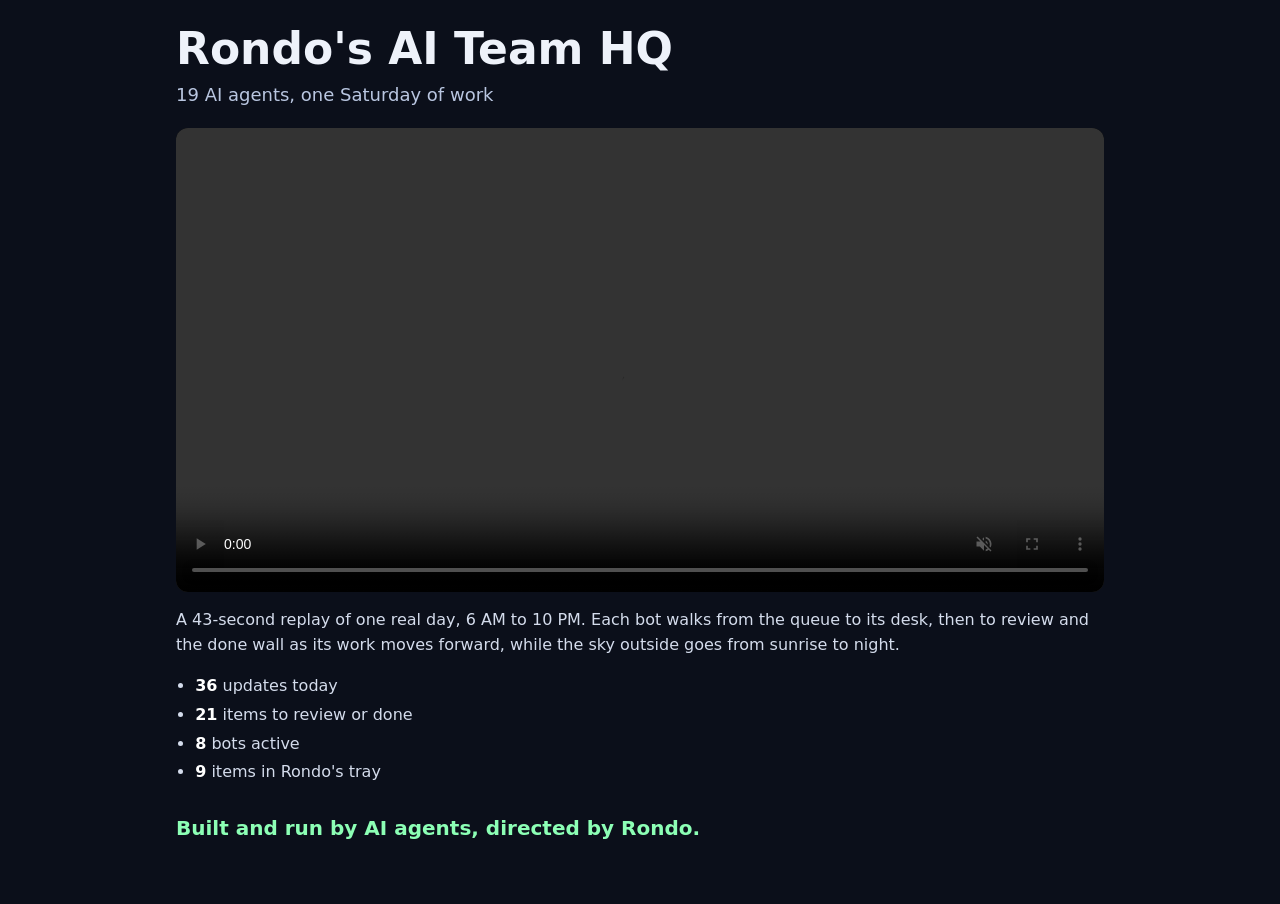
<file: fleet-hq/index.html>
<!DOCTYPE html>
<html lang="en">
<head>
<meta charset="utf-8">
<meta name="viewport" content="width=device-width,initial-scale=1">
<link rel="icon" href="data:,">
<title>Rondo's AI Team HQ</title>
<style>
*{box-sizing:border-box}
html{font-size:100%}
body{margin:0;background:#0b0f1a;color:#eef2fa;font:1rem/1.55 system-ui,-apple-system,"Segoe UI",Roboto,sans-serif}
main{max-width:960px;margin:0 auto;padding:24px 16px 40px}
h1{font-size:clamp(1.75rem,6vw,2.75rem);line-height:1.15;margin:0 0 6px}
.sub{font-size:1.125rem;color:#b9c6e0;margin:0 0 20px}
figure{margin:0}
video{display:block;width:100%;height:auto;border-radius:12px;background:#000}
figcaption{margin-top:14px;font-size:1rem;color:#d4dcec}
ul{padding-left:1.2em;margin:12px 0 0}
li{margin:4px 0}
strong{color:#fff}
.end{margin-top:28px;font-size:1.25rem;font-weight:600;color:#8cffb5}
</style>
</head>
<body>
<main>
<h1>Rondo's AI Team HQ</h1>
<p class="sub">19 AI agents, one Saturday of work</p>
<figure>
<video src="video.mp4" controls playsinline muted autoplay loop preload="auto" aria-label="Animated replay of one Saturday at Rondo's AI Team HQ: 19 bots move between Queue, Desk, Review and Done wall stations from 6 AM to 10 PM, then a title card."></video>
<figcaption>
<p>A 43-second replay of one real day, 6 AM to 10 PM. Each bot walks from the queue to its desk, then to review and the done wall as its work moves forward, while the sky outside goes from sunrise to night.</p>
<ul>
<li><strong>36</strong> updates today</li>
<li><strong>21</strong> items to review or done</li>
<li><strong>8</strong> bots active</li>
<li><strong>9</strong> items in Rondo's tray</li>
</ul>
</figcaption>
</figure>
<p class="end">Built and run by AI agents, directed by Rondo.</p>
</main>
</body>
</html>
</file>
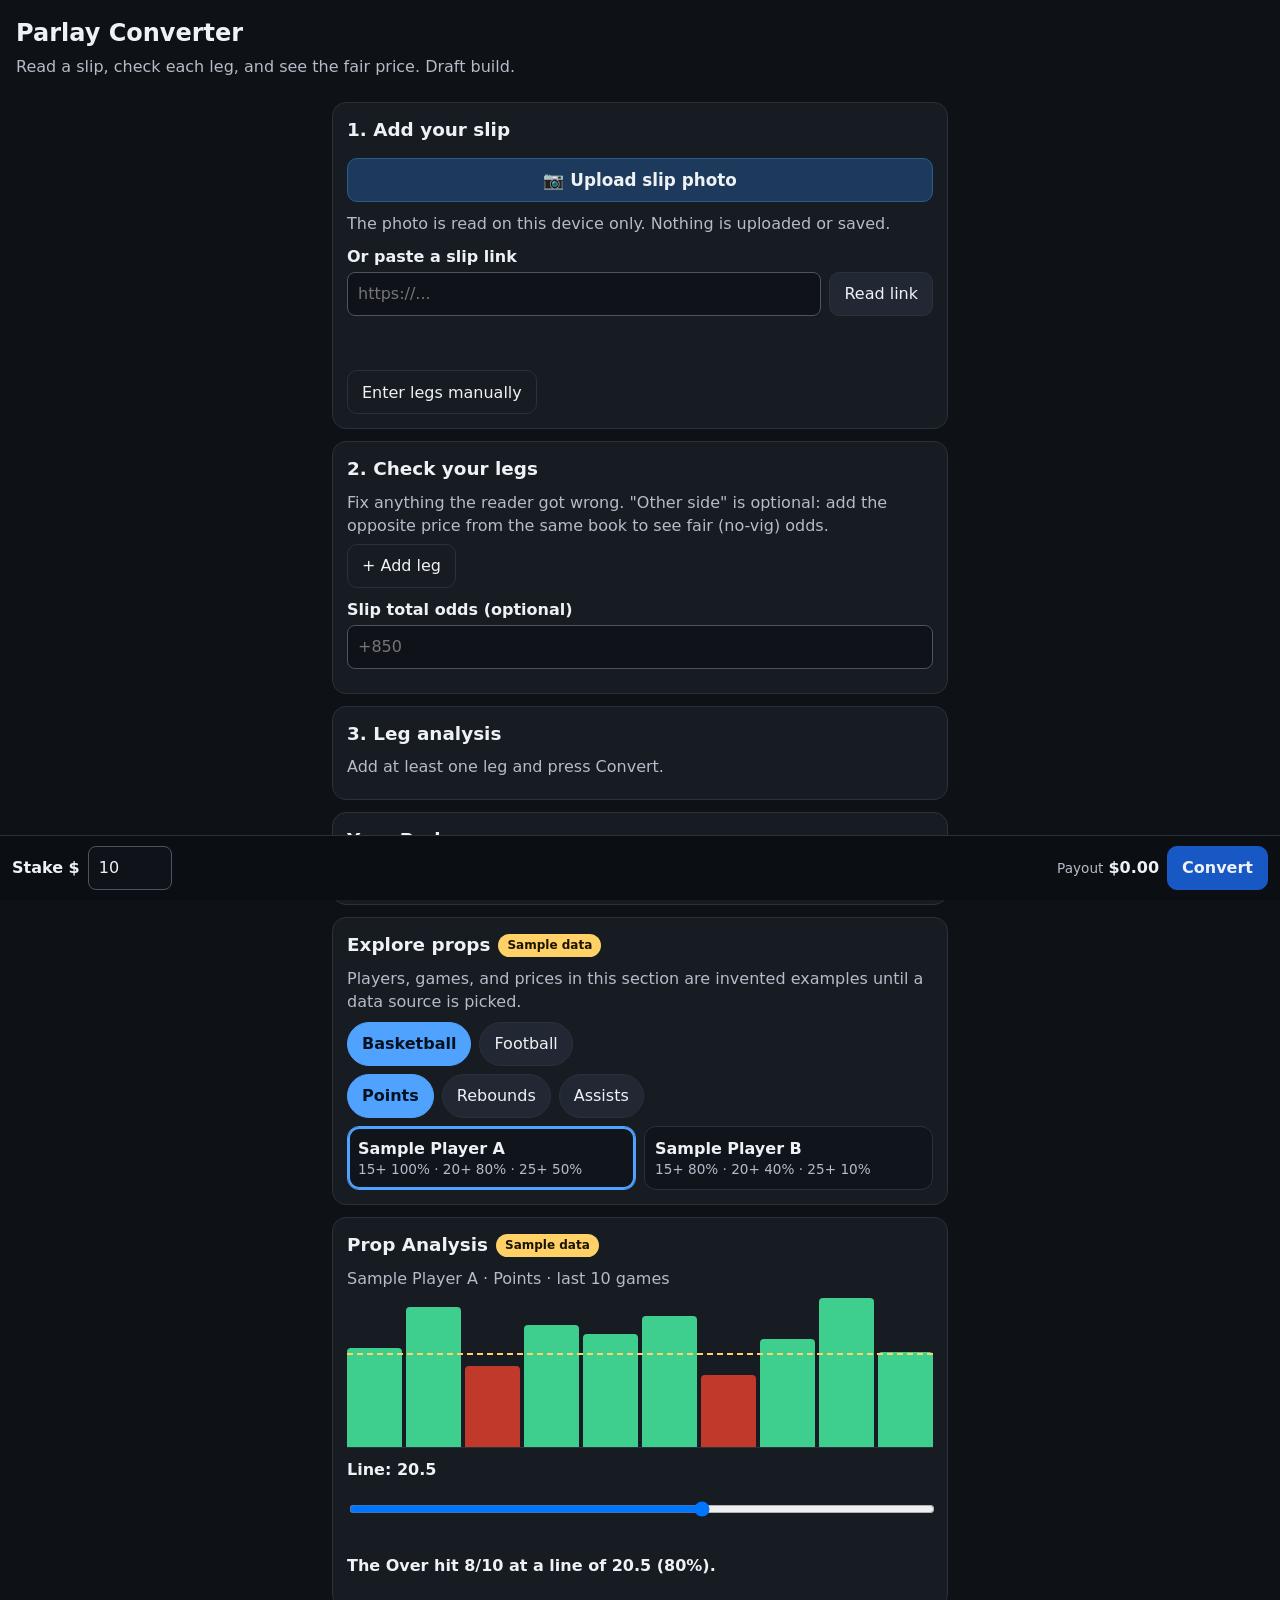
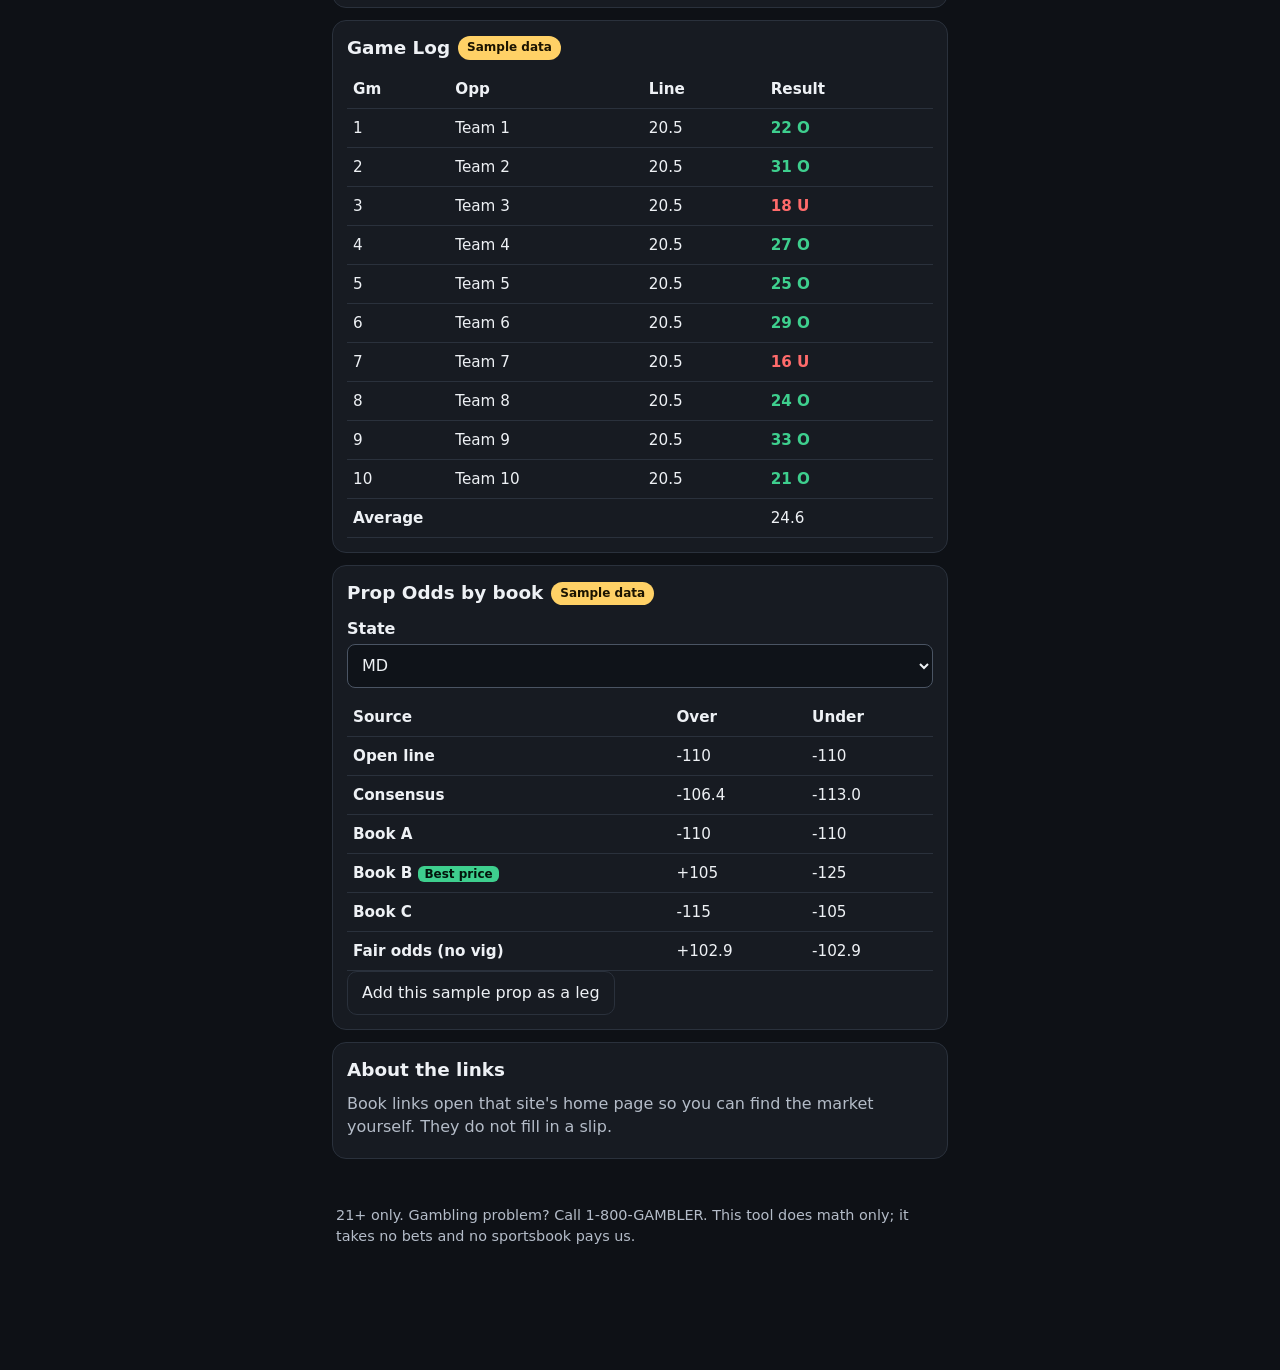
<file: parlay-converter/index.html>
<!doctype html>
<html lang="en">
<head>
<meta charset="utf-8">
<meta name="viewport" content="width=device-width, initial-scale=1">
<meta http-equiv="Content-Security-Policy" content="default-src 'self'; script-src 'self' 'wasm-unsafe-eval' blob:; worker-src 'self' blob:; connect-src 'self' blob: data:; img-src 'self' blob: data:; style-src 'self'; object-src 'none'; base-uri 'none'; form-action 'none'">
<title>Parlay Converter v3 (draft)</title>
<link rel="icon" href="data:,">
<link rel="stylesheet" href="styles.css">
</head>
<body>
<a class="skip" href="#main">Skip to content</a>
<header class="top"><h1>Parlay Converter</h1><p class="sub">Read a slip, check each leg, and see the fair price. Draft build.</p></header>
<main id="main">

<section class="card" aria-labelledby="h-in">
  <h2 id="h-in">1. Add your slip</h2>
  <label class="btn big" for="file"><span aria-hidden="true">&#128247;</span> Upload slip photo</label>
  <input id="file" class="vh" type="file" accept="image/*">
  <p class="hint">The photo is read on this device only. Nothing is uploaded or saved.</p>
  <div class="row">
    <label for="link">Or paste a slip link</label>
    <div class="inline"><input id="link" type="url" inputmode="url" autocomplete="off" placeholder="https://..."><button id="read-link" class="btn" type="button">Read link</button></div>
  </div>
  <p id="status" class="status" role="status" aria-live="polite"></p>
  <details id="ocr-raw" hidden><summary>Text read from the photo</summary><pre id="ocr-text"></pre></details>
  <button id="manual" class="btn ghost" type="button">Enter legs manually</button>
</section>

<section class="card" aria-labelledby="h-legs">
  <h2 id="h-legs">2. Check your legs</h2>
  <p class="hint">Fix anything the reader got wrong. "Other side" is optional: add the opposite price from the same book to see fair (no-vig) odds.</p>
  <div id="legs"></div>
  <button id="add" class="btn ghost" type="button">+ Add leg</button>
  <div class="row"><label for="posted">Slip total odds (optional)</label><input id="posted" inputmode="text" autocomplete="off" placeholder="+850"></div>
</section>

<section class="card" aria-labelledby="h-res" id="results-card">
  <h2 id="h-res">3. Leg analysis</h2>
  <p id="res-empty" class="hint">Add at least one leg and press Convert.</p>
  <div id="results"></div>
</section>

<section class="card" aria-labelledby="h-par" id="parlay-card">
  <h2 id="h-par">Your Parlay</h2>
  <div id="parlay"><p class="hint">Your totals appear here after Convert.</p></div>
</section>

<section class="card sample" aria-labelledby="h-exp">
  <h2 id="h-exp">Explore props <span class="badge">Sample data</span></h2>
  <p class="hint">Players, games, and prices in this section are invented examples until a data source is picked.</p>
  <div class="chips" role="group" aria-label="Sport" id="sports"></div>
  <div class="chips" role="group" aria-label="Stat" id="stats"></div>
  <div class="tiles" id="tiles"></div>
</section>

<section class="card sample" aria-labelledby="h-chart">
  <h2 id="h-chart">Prop Analysis <span class="badge">Sample data</span></h2>
  <p id="chart-sum" class="sum"></p>
  <div id="chart" class="chart" role="img"></div>
  <div class="row"><label for="line">Line: <output id="line-out" for="line"></output></label><input id="line" type="range" min="0.5" max="40.5" step="1"></div>
  <p class="over" id="over-pct"></p>
</section>

<section class="card sample" aria-labelledby="h-log">
  <h2 id="h-log">Game Log <span class="badge">Sample data</span></h2>
  <div class="tablewrap"><table id="log"><caption class="vh">Last 10 sample games</caption><thead><tr><th scope="col">Gm</th><th scope="col">Opp</th><th scope="col">Line</th><th scope="col">Result</th></tr></thead><tbody></tbody><tfoot></tfoot></table></div>
</section>

<section class="card sample" aria-labelledby="h-odds">
  <h2 id="h-odds">Prop Odds by book <span class="badge">Sample data</span></h2>
  <div class="row"><label for="state">State</label><select id="state"><option>MD</option><option>NJ</option><option>NY</option><option>PA</option></select></div>
  <div class="tablewrap"><table id="bookodds"><caption class="vh">Sample prices by book</caption><thead><tr><th scope="col">Source</th><th scope="col">Over</th><th scope="col">Under</th></tr></thead><tbody></tbody></table></div>
  <button id="use-sample" class="btn ghost" type="button">Add this sample prop as a leg</button>
</section>

<section class="card" aria-labelledby="h-src">
  <h2 id="h-src">About the links</h2>
  <p class="hint">Book links open that site's home page so you can find the market yourself. They do not fill in a slip.</p>
</section>
</main>

<div id="bar" class="bar" role="region" aria-label="Stake and payout">
  <label for="stake">Stake $</label><input id="stake" inputmode="decimal" value="10" autocomplete="off">
  <div class="pay"><span class="lbl">Payout</span> <output id="payout">$0.00</output></div>
  <button id="convert" class="btn primary" type="button">Convert</button>
</div>

<footer class="foot"><p>21+ only. Gambling problem? Call 1-800-GAMBLER. This tool does math only; it takes no bets and no sportsbook pays us.</p></footer>
<script src="odds.js"></script>
<script src="slip.js"></script>
<script src="sample.js"></script>
<script src="vendor/tesseract/tesseract.min.js"></script>
<script src="app.js"></script>
</body>
</html>
</file>
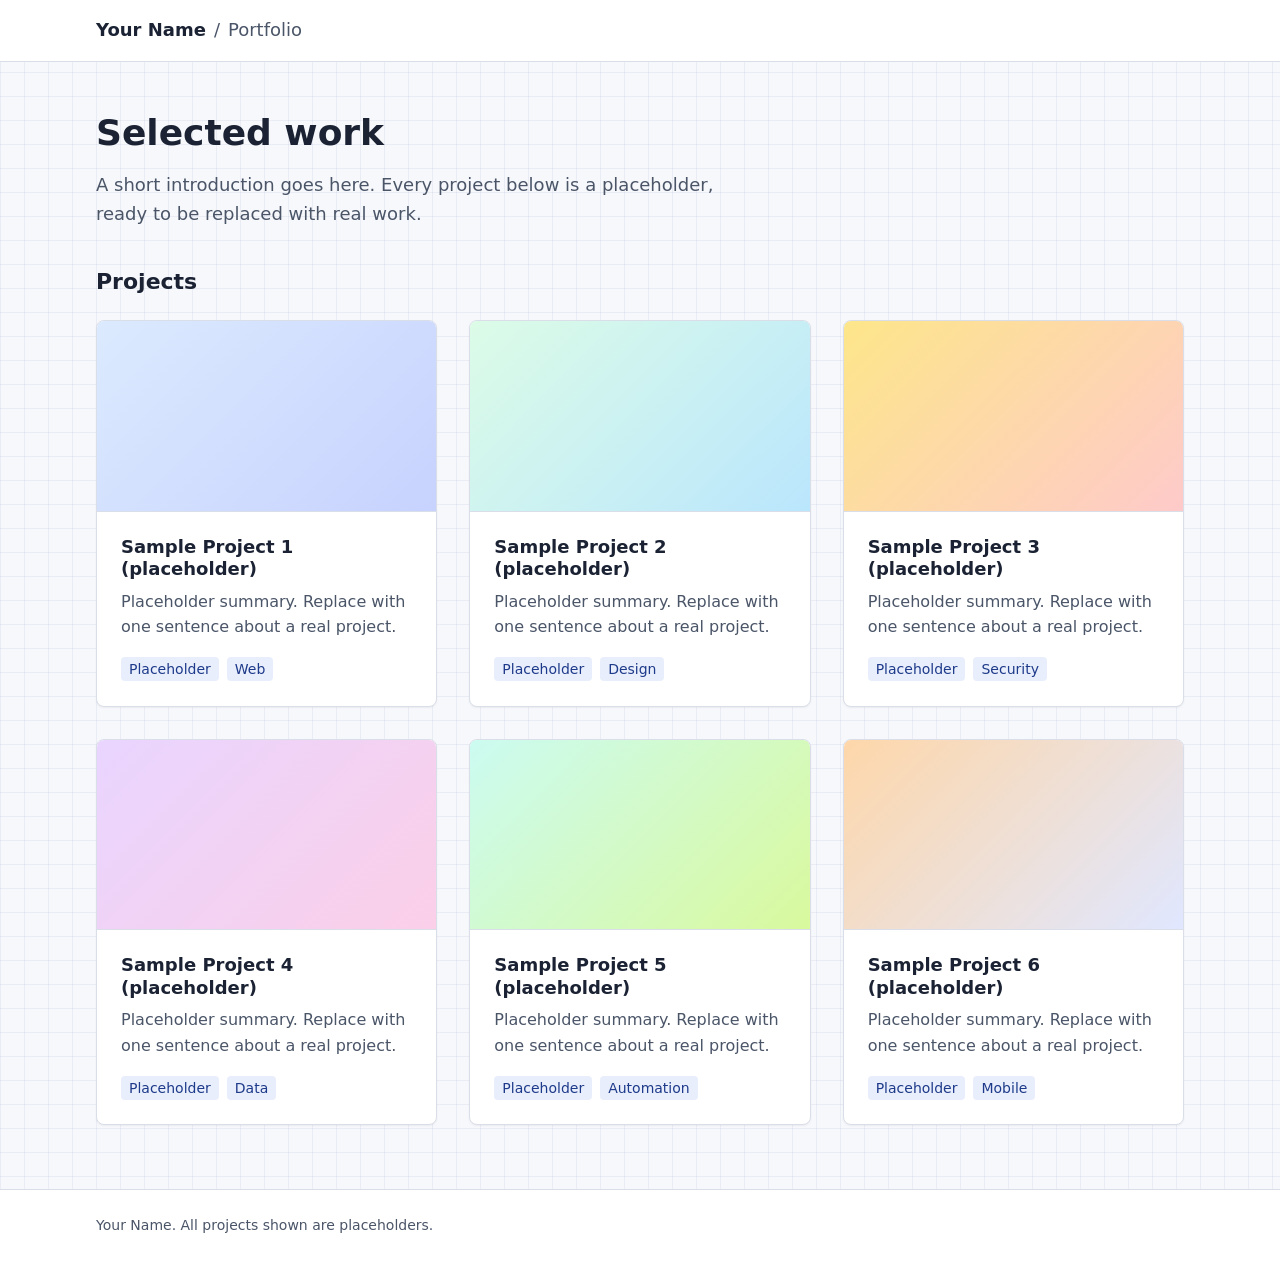
<file: portfolio/index.html>
<!DOCTYPE html>
<!-- Portfolio home page: intro and a grid of placeholder project cards loaded from data/projects.json. -->
<html lang="en" class="no-js">
<head>
  <meta charset="utf-8">
  <meta name="viewport" content="width=device-width, initial-scale=1">
  <title>Your Name | Portfolio of sample projects</title>
  <meta name="description" content="Portfolio of placeholder sample projects.">
  <link rel="stylesheet" href="css/styles.css">
</head>
<body data-page="home">
  <a class="skip-link" href="#main">Skip to content</a>

  <header class="site-header">
    <div class="container site-header__inner">
      <a class="site-header__brand" href="index.html">
        <span class="site-header__name">Your Name</span>
        <span class="site-header__divider" aria-hidden="true">/</span>
        <span class="site-header__section">Portfolio</span>
      </a>
    </div>
  </header>

  <main id="main" class="container">
    <section class="intro" aria-labelledby="intro-heading">
      <h1 id="intro-heading" class="intro__title">Selected work</h1>
      <p class="intro__text">
        A short introduction goes here. Every project below is a placeholder,
        ready to be replaced with real work.
      </p>
    </section>

    <section aria-labelledby="projects-heading">
      <h2 id="projects-heading" class="section-title">Projects</h2>
      <ul id="project-grid" class="project-grid" aria-live="polite"></ul>
      <p id="grid-status" class="status-message" hidden></p>

      <noscript>
        <div class="noscript">
          <p>JavaScript is turned off, so the project cards can't load. You can still open each project here:</p>
          <ul class="noscript__list">
            <li><a href="project.html?id=sample-project-1">Sample Project 1 (placeholder)</a></li>
            <li><a href="project.html?id=sample-project-2">Sample Project 2 (placeholder)</a></li>
            <li><a href="project.html?id=sample-project-3">Sample Project 3 (placeholder)</a></li>
            <li><a href="project.html?id=sample-project-4">Sample Project 4 (placeholder)</a></li>
            <li><a href="project.html?id=sample-project-5">Sample Project 5 (placeholder)</a></li>
            <li><a href="project.html?id=sample-project-6">Sample Project 6 (placeholder)</a></li>
          </ul>
          <p>The project details also need JavaScript, and the raw data is in <a href="data/projects.json">projects.json</a>.</p>
        </div>
      </noscript>
    </section>
  </main>

  <footer class="site-footer">
    <div class="container">
      <p>Your Name. All projects shown are placeholders.</p>
    </div>
  </footer>

  <script src="js/app.js"></script>
</body>
</html>
</file>
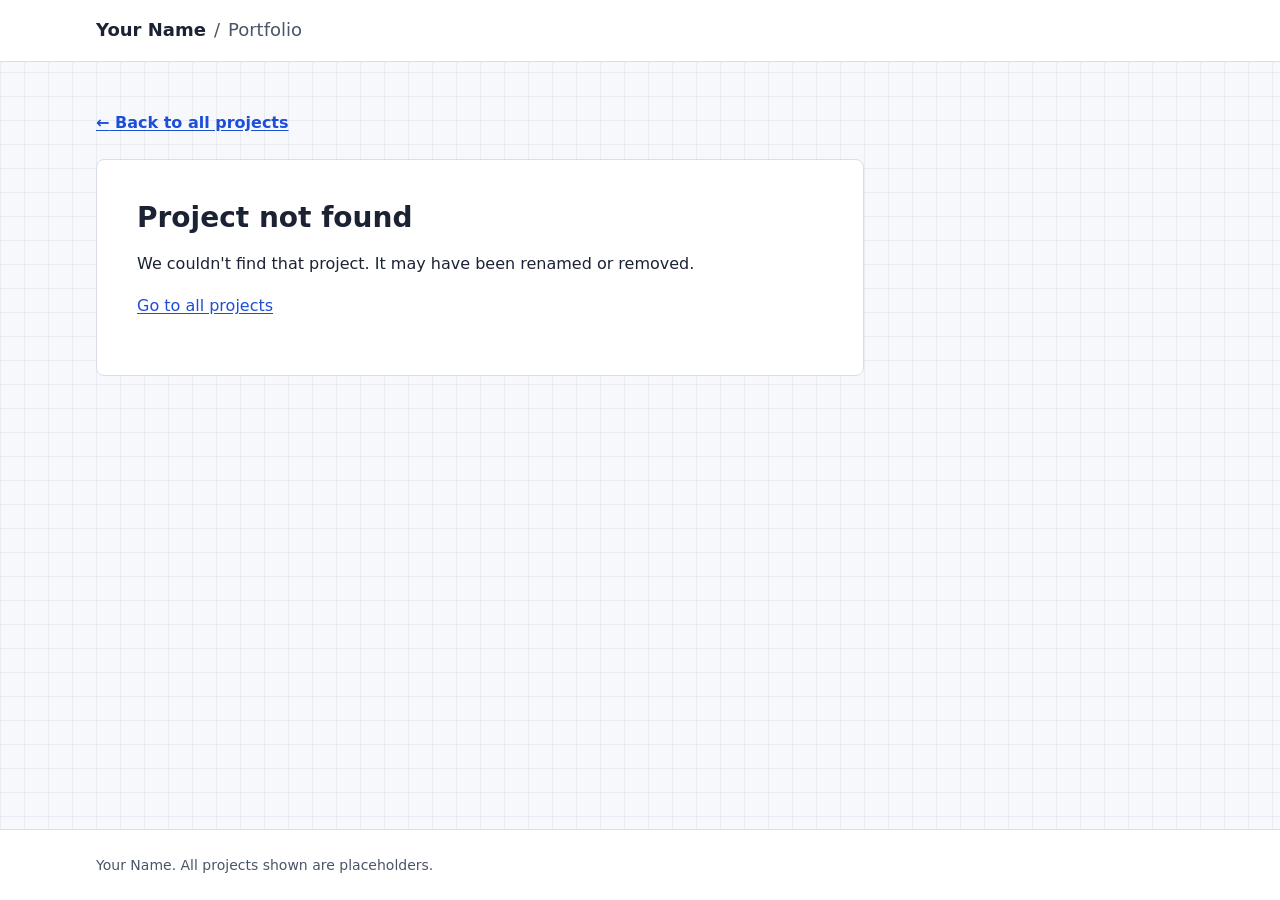
<file: portfolio/project.html>
<!DOCTYPE html>
<!-- Project detail page: reads ?id= from the URL and renders that project from data/projects.json. -->
<html lang="en" class="no-js">
<head>
  <meta charset="utf-8">
  <meta name="viewport" content="width=device-width, initial-scale=1">
  <title>Project details | Your Name Portfolio</title>
  <meta name="description" content="Details for a placeholder sample project.">
  <link rel="stylesheet" href="css/styles.css">
</head>
<body data-page="detail">
  <a class="skip-link" href="#main">Skip to content</a>

  <header class="site-header">
    <div class="container site-header__inner">
      <a class="site-header__brand" href="index.html">
        <span class="site-header__name">Your Name</span>
        <span class="site-header__divider" aria-hidden="true">/</span>
        <span class="site-header__section">Portfolio</span>
      </a>
    </div>
  </header>

  <main id="main" class="container">
    <p class="back-link-wrap">
      <a class="back-link" href="index.html"><span aria-hidden="true">&larr;</span> Back to all projects</a>
    </p>

    <article id="project-detail" class="detail" aria-live="polite">
      <p class="status-message js-only">Loading project&hellip;</p>
    </article>

    <noscript>
      <div class="noscript">
        <p>JavaScript is turned off, so this project can't load. Go back to the <a href="index.html">project list</a>, or read the raw data in <a href="data/projects.json">projects.json</a>.</p>
      </div>
    </noscript>
  </main>

  <footer class="site-footer">
    <div class="container">
      <p>Your Name. All projects shown are placeholders.</p>
    </div>
  </footer>

  <script src="js/app.js"></script>
</body>
</html>
</file>
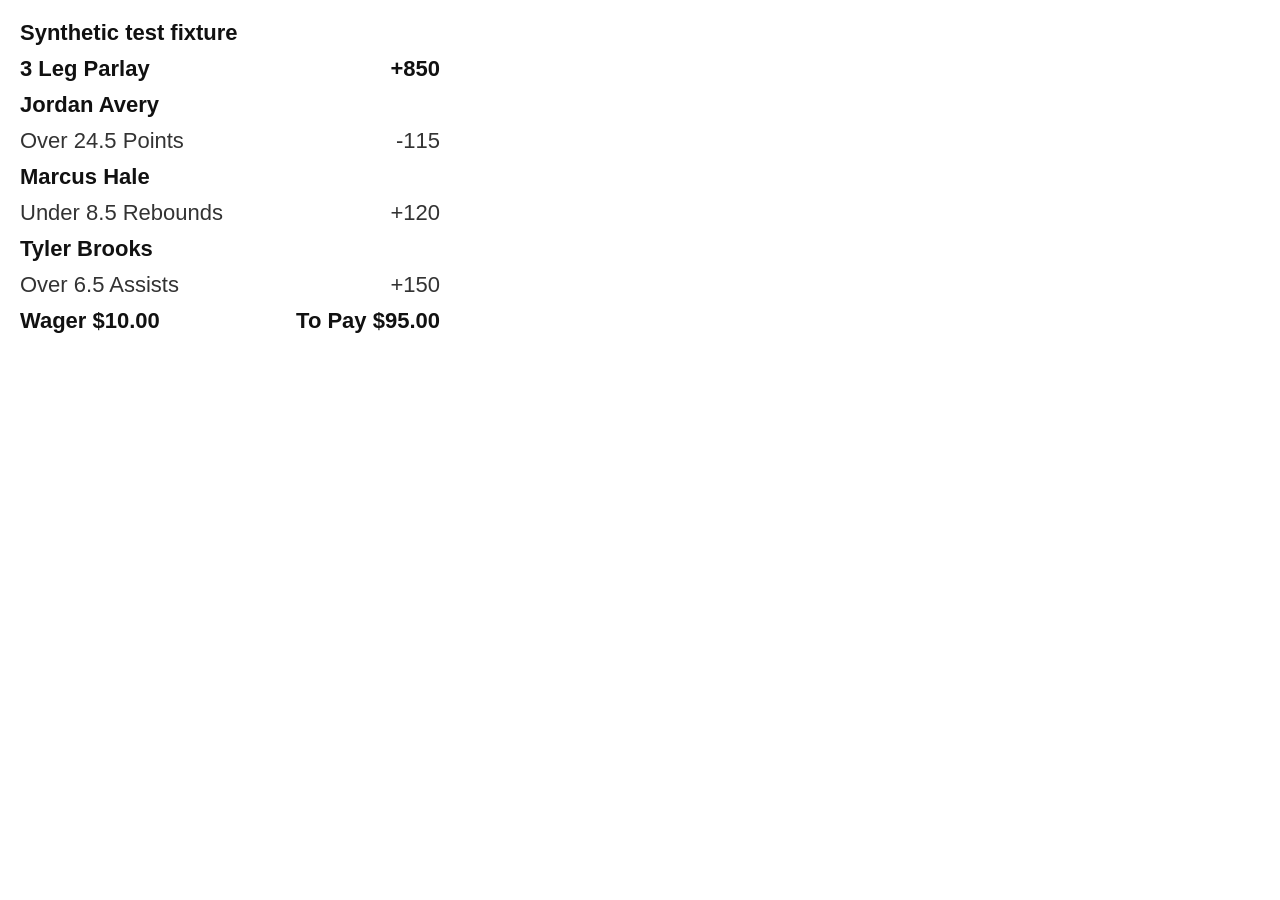
<file: parlay-converter/fixtures/slip-fixture.html>
<!doctype html><html><head><meta charset="utf-8"><style>body{margin:0;background:#fff;font:600 22px Arial,sans-serif;color:#111;width:420px;padding:20px}p{margin:0 0 10px}.s{font-weight:400;color:#333}.r{display:flex;justify-content:space-between}</style></head><body>
<p>Synthetic test fixture</p>
<p class="r"><span>3 Leg Parlay</span><span>+850</span></p>
<p>Jordan Avery</p>
<p class="r s"><span>Over 24.5 Points</span><span>-115</span></p>
<p>Marcus Hale</p>
<p class="r s"><span>Under 8.5 Rebounds</span><span>+120</span></p>
<p>Tyler Brooks</p>
<p class="r s"><span>Over 6.5 Assists</span><span>+150</span></p>
<p class="r"><span>Wager $10.00</span><span>To Pay $95.00</span></p>
</body></html>
</file>
<file: parlay-converter/styles.css>
:root{--bg:#0e1116;--card:#171b22;--line:#2a313c;--tx:#eef1f5;--mut:#b4bcc8;--acc:#4fa3ff;--ok:#3ecf8e;--red:#ff6b6b;--chip:#222833}
*{box-sizing:border-box}
html{scroll-padding-bottom:110px;scroll-padding-top:12px}
body{margin:0;background:var(--bg);color:var(--tx);font:16px/1.45 system-ui,-apple-system,Segoe UI,Roboto,sans-serif;padding-bottom:96px}
.skip{position:absolute;left:-999px}.skip:focus{left:8px;top:8px;background:#fff;color:#000;padding:10px;z-index:9}
.vh{position:absolute!important;width:1px;height:1px;overflow:hidden;clip:rect(0 0 0 0);white-space:nowrap}
.top{padding:16px 16px 4px}.top h1{margin:0;font-size:1.5rem}.sub{margin:4px 0 0;color:var(--mut)}
main{max-width:640px;margin:0 auto;padding:8px 12px}
.card{background:var(--card);border:1px solid var(--line);border-radius:14px;padding:14px;margin:12px 0}
.card h2{margin:0 0 8px;font-size:1.15rem;display:flex;gap:8px;align-items:center;flex-wrap:wrap}
.badge{font-size:.75rem;font-weight:700;background:#ffd166;color:#1a1300;border-radius:999px;padding:3px 9px}
.hint,.sum{color:var(--mut);margin:6px 0}
.btn{display:inline-flex;align-items:center;justify-content:center;gap:6px;min-height:44px;min-width:44px;padding:8px 14px;border-radius:10px;border:1px solid var(--line);background:var(--chip);color:var(--tx);font:inherit;cursor:pointer;text-decoration:none}
.btn.big{width:100%;font-weight:700;font-size:1.05rem;background:#1d3a5c;border-color:#2d5b8f}
.btn.primary{background:#1858c4;border-color:#1858c4;font-weight:700}
.btn.ghost{background:transparent}
.btn:focus-visible,input:focus-visible,select:focus-visible,a:focus-visible,summary:focus-visible{outline:3px solid #ffd166;outline-offset:2px}
input,select{min-height:44px;font:inherit;color:var(--tx);background:#0f1319;border:1px solid #4a5463;border-radius:8px;padding:8px 10px;width:100%;scroll-margin-bottom:110px}
input[type=range]{padding:0;border:0;background:transparent}
label{display:block;font-weight:600;margin:6px 0 4px}
.row{margin:10px 0}.inline{display:flex;gap:8px}.inline input{flex:1}
.status{min-height:1.4em;font-weight:600}
pre{white-space:pre-wrap;font-size:.85rem;color:var(--mut)}
.leg{border:1px solid var(--line);border-radius:12px;padding:10px;margin:10px 0}
.leg legend{font-weight:700;padding:0 4px}
.grid{display:grid;grid-template-columns:1fr 1fr;gap:0 10px}.grid .wide{grid-column:1/-1}
.err{color:var(--red);font-weight:600;margin:4px 0}
.res{border-top:1px solid var(--line);padding:10px 0}
.kv{display:grid;grid-template-columns:repeat(2,1fr);gap:6px;margin:6px 0}
.kv div{background:#10151c;border-radius:8px;padding:6px 8px}.kv b{display:block;font-size:.8rem;color:var(--mut);font-weight:600}
.links{display:flex;flex-wrap:wrap;gap:6px;margin-top:6px}.links a{font-size:.9rem;min-height:46px}
.chips{display:flex;flex-wrap:wrap;gap:8px;margin:8px 0}
.chip{min-height:44px;padding:8px 14px;border-radius:999px;border:1px solid var(--line);background:var(--chip);color:var(--tx);font:inherit;cursor:pointer}
.chip[aria-pressed=true]{background:var(--acc);color:#04121f;border-color:var(--acc);font-weight:700}
.tiles{display:grid;grid-template-columns:1fr 1fr;gap:8px}
.tile{text-align:left;min-height:44px;padding:10px;border-radius:12px;border:1px solid var(--line);background:#10151c;color:var(--tx);font:inherit;cursor:pointer}
.tile[aria-pressed=true]{border-color:var(--acc);box-shadow:0 0 0 2px var(--acc) inset}
.tile .nm{font-weight:700;display:block}.tile .hr{color:var(--mut);font-size:.85rem;display:block}
.chart{display:flex;align-items:flex-end;gap:4px;height:150px;border-bottom:1px solid var(--line);position:relative;margin:8px 0}
.bar-c{flex:1;border-radius:4px 4px 0 0;background:#c0392b}.bar-c.hit{background:var(--ok)}
.lineMark{position:absolute;left:0;right:0;border-top:2px dashed #ffd166}
.over{font-weight:700}
.tablewrap{overflow-x:auto}table{width:100%;border-collapse:collapse;font-size:.95rem}
th,td{padding:8px 6px;border-bottom:1px solid var(--line);text-align:left}
td.o{color:var(--ok);font-weight:700}td.u{color:var(--red);font-weight:700}
.best{background:var(--ok);color:#03140b;border-radius:6px;padding:1px 6px;font-size:.75rem;font-weight:700;margin-left:6px}
.gauge{display:flex;align-items:center;gap:12px;margin:8px 0}.gauge svg{width:120px;height:66px}
.tag-red{display:inline-block;background:var(--red);color:#1b0000;font-weight:700;border-radius:8px;padding:6px 10px;margin:6px 0}
.tag-ok{display:inline-block;background:#1e3a2c;color:#c9f5dd;font-weight:700;border-radius:8px;padding:6px 10px;margin:6px 0}
.bar{position:fixed;left:0;right:0;bottom:0;display:flex;align-items:center;gap:8px;padding:10px 12px;background:#0b0e13;border-top:1px solid var(--line);z-index:5}
.bar label{margin:0;white-space:nowrap}.bar input{width:84px}.bar .pay{flex:1;text-align:right}.bar .lbl{color:var(--mut);font-size:.85rem}
.bar output{font-weight:700}
.foot{max-width:640px;margin:0 auto;padding:12px 16px;color:var(--mut);font-size:.9rem}
</file>
<file: portfolio/css/styles.css>
/* Portfolio styles: design tokens, faint grid background, mobile-first layout (1, 2 and 3 columns). */

/* ---------- Design tokens ---------- */
:root {
  /* Colors (text colors meet WCAG AA on the surfaces they sit on) */
  --color-bg: #f7f8fb;
  --color-surface: #ffffff;
  --color-text: #1a2233;
  --color-text-muted: #4a5568;
  --color-border: #d9dee8;
  --color-grid-line: rgba(30, 58, 138, 0.06);
  --color-accent: #1d4ed8;
  --color-accent-strong: #1e3a8a;
  --color-tag-bg: #e8eefc;
  --color-tag-text: #1e3a8a;
  --color-badge-bg: #fdf3d8;
  --color-badge-text: #6b4a00;
  --color-focus: #b45309;

  /* Spacing scale (8px rhythm) */
  --space-1: 0.5rem;  /* 8px */
  --space-2: 1rem;    /* 16px */
  --space-3: 1.5rem;  /* 24px */
  --space-4: 2rem;    /* 32px */
  --space-5: 2.5rem;  /* 40px */
  --space-6: 3rem;    /* 48px */
  --space-8: 4rem;    /* 64px */

  /* Type scale */
  --font-sans: system-ui, -apple-system, "Segoe UI", Roboto, "Helvetica Neue", Arial, sans-serif;
  --text-sm: 0.875rem;
  --text-base: 1rem;
  --text-lg: 1.125rem;
  --text-xl: 1.375rem;
  --text-2xl: 1.75rem;
  --text-3xl: 2.25rem;
  --leading-tight: 1.25;
  --leading-normal: 1.6;

  /* Shape and layout */
  --radius: 8px;
  --radius-sm: 4px;
  --container-max: 72rem;
  --grid-size: 24px;
  --shadow-card: 0 1px 2px rgba(26, 34, 51, 0.06);
  --shadow-card-hover: 0 8px 24px rgba(26, 34, 51, 0.12);
}

/* ---------- Base ---------- */
*,
*::before,
*::after {
  box-sizing: border-box;
}

html {
  -webkit-text-size-adjust: 100%;
}

body {
  margin: 0;
  min-height: 100vh;
  display: flex;
  flex-direction: column;
  font-family: var(--font-sans);
  font-size: var(--text-base);
  line-height: var(--leading-normal);
  color: var(--color-text);
  background-color: var(--color-bg);
  /* Faint grid pattern */
  background-image:
    linear-gradient(var(--color-grid-line) 1px, transparent 1px),
    linear-gradient(90deg, var(--color-grid-line) 1px, transparent 1px);
  background-size: var(--grid-size) var(--grid-size);
}

h1,
h2,
h3 {
  line-height: var(--leading-tight);
  margin: 0 0 var(--space-2);
}

p {
  margin: 0 0 var(--space-2);
}

img {
  max-width: 100%;
  height: auto;
  display: block;
}

a {
  color: var(--color-accent);
  text-underline-offset: 0.15em;
}

a:hover {
  color: var(--color-accent-strong);
}

:focus-visible {
  outline: 3px solid var(--color-focus);
  outline-offset: 3px;
  border-radius: var(--radius-sm);
}

[hidden] {
  display: none !important;
}

/* Hide JS-only messages when scripts don't run */
.no-js .js-only {
  display: none;
}

.skip-link {
  position: absolute;
  left: var(--space-2);
  top: -100px;
  padding: var(--space-1) var(--space-2);
  background: var(--color-surface);
  color: var(--color-accent-strong);
  border: 1px solid var(--color-border);
  border-radius: var(--radius-sm);
  z-index: 10;
}

.skip-link:focus {
  top: var(--space-1);
}

/* ---------- Layout ---------- */
.container {
  width: 100%;
  max-width: var(--container-max);
  margin-inline: auto;
  padding-inline: var(--space-2);
}

main {
  flex: 1;
  padding-block: var(--space-4) var(--space-6);
}

/* ---------- Header ---------- */
.site-header {
  background: var(--color-surface);
  border-bottom: 1px solid var(--color-border);
}

.site-header__inner {
  padding-block: var(--space-2);
}

.site-header__brand {
  display: inline-flex;
  align-items: baseline;
  gap: var(--space-1);
  color: var(--color-text);
  text-decoration: none;
  font-size: var(--text-lg);
}

.site-header__brand:hover {
  color: var(--color-accent-strong);
}

.site-header__name {
  font-weight: 700;
}

.site-header__divider {
  color: var(--color-text-muted);
}

.site-header__section {
  color: var(--color-text-muted);
}

/* ---------- Intro ---------- */
.intro {
  max-width: 40rem;
  margin-bottom: var(--space-5);
}

.intro__title {
  font-size: var(--text-2xl);
}

.intro__text {
  font-size: var(--text-lg);
  color: var(--color-text-muted);
}

.section-title {
  font-size: var(--text-xl);
  margin-bottom: var(--space-3);
}

/* ---------- Project grid (mobile first: 1 column) ---------- */
.project-grid {
  list-style: none;
  margin: 0;
  padding: 0;
  display: grid;
  grid-template-columns: 1fr;
  gap: var(--space-3);
}

/* ---------- Card ---------- */
.card {
  display: flex;
  flex-direction: column;
  height: 100%;
  background: var(--color-surface);
  border: 1px solid var(--color-border);
  border-radius: var(--radius);
  box-shadow: var(--shadow-card);
  color: var(--color-text);
  text-decoration: none;
  overflow: hidden;
  transition: transform 150ms ease, box-shadow 150ms ease, border-color 150ms ease;
}

.card:hover,
.card:focus-visible {
  color: var(--color-text);
  border-color: var(--color-accent);
  box-shadow: var(--shadow-card-hover);
  transform: translateY(-2px);
}

.card:focus-visible {
  outline: 3px solid var(--color-focus);
  outline-offset: 3px;
}

.card__thumb {
  aspect-ratio: 16 / 9;
  border-bottom: 1px solid var(--color-border);
}

/* Placeholder thumbnails: CSS gradients only */
.thumb--1 { background: linear-gradient(135deg, #dbeafe, #c7d2fe); }
.thumb--2 { background: linear-gradient(135deg, #dcfce7, #bae6fd); }
.thumb--3 { background: linear-gradient(135deg, #fde68a, #fecaca); }
.thumb--4 { background: linear-gradient(135deg, #e9d5ff, #fbcfe8); }
.thumb--5 { background: linear-gradient(135deg, #ccfbf1, #d9f99d); }
.thumb--6 { background: linear-gradient(135deg, #fed7aa, #e0e7ff); }

.card__body {
  display: flex;
  flex-direction: column;
  flex: 1;
  padding: var(--space-3);
}

.card__title {
  font-size: var(--text-lg);
  margin-bottom: var(--space-1);
}

.card:hover .card__title,
.card:focus-visible .card__title {
  color: var(--color-accent-strong);
  text-decoration: underline;
  text-underline-offset: 0.15em;
}

.card__summary {
  color: var(--color-text-muted);
  flex: 1;
}

/* ---------- Tags and badges ---------- */
.tag-list {
  list-style: none;
  margin: 0;
  padding: 0;
  display: flex;
  flex-wrap: wrap;
  gap: var(--space-1);
}

.tag {
  display: inline-block;
  padding: 0 var(--space-1);
  font-size: var(--text-sm);
  line-height: 1.75;
  color: var(--color-tag-text);
  background: var(--color-tag-bg);
  border-radius: var(--radius-sm);
}

.badge {
  display: inline-block;
  padding: 0 var(--space-1);
  font-size: var(--text-sm);
  line-height: 1.75;
  font-weight: 600;
  color: var(--color-badge-text);
  background: var(--color-badge-bg);
  border-radius: var(--radius-sm);
}

/* ---------- Detail page ---------- */
.back-link-wrap {
  margin-bottom: var(--space-3);
}

.back-link {
  font-weight: 600;
}

.detail {
  max-width: 48rem;
  background: var(--color-surface);
  border: 1px solid var(--color-border);
  border-radius: var(--radius);
  padding: var(--space-3);
}

.detail__image {
  width: 100%;
  border-radius: var(--radius-sm);
  border: 1px solid var(--color-border);
  margin-bottom: var(--space-3);
}

.detail__title {
  font-size: var(--text-2xl);
}

.detail__description {
  font-size: var(--text-lg);
}

.detail__meta {
  display: grid;
  grid-template-columns: max-content 1fr;
  gap: var(--space-1) var(--space-3);
  margin: var(--space-3) 0;
}

.detail__meta dt {
  font-weight: 600;
  color: var(--color-text-muted);
}

.detail__meta dd {
  margin: 0;
}

/* ---------- Messages and fallback ---------- */
.status-message {
  color: var(--color-text-muted);
}

.noscript {
  margin-top: var(--space-3);
  padding: var(--space-3);
  background: var(--color-surface);
  border: 1px solid var(--color-border);
  border-radius: var(--radius);
}

.noscript__list {
  margin: 0 0 var(--space-2);
  padding-left: var(--space-3);
}

/* ---------- Footer ---------- */
.site-footer {
  background: var(--color-surface);
  border-top: 1px solid var(--color-border);
  color: var(--color-text-muted);
  font-size: var(--text-sm);
}

.site-footer .container {
  padding-block: var(--space-3);
}

.site-footer p {
  margin: 0;
}

/* ---------- Tablet: 2 columns ---------- */
@media (min-width: 600px) {
  .container {
    padding-inline: var(--space-4);
  }

  .project-grid {
    grid-template-columns: repeat(2, minmax(0, 1fr));
  }

  .intro__title {
    font-size: var(--text-3xl);
  }

  .detail {
    padding: var(--space-5);
  }
}

/* ---------- Desktop: 3 columns ---------- */
@media (min-width: 1024px) {
  .project-grid {
    grid-template-columns: repeat(3, minmax(0, 1fr));
    gap: var(--space-4);
  }

  main {
    padding-block: var(--space-6) var(--space-8);
  }
}

@media (prefers-reduced-motion: reduce) {
  .card {
    transition: none;
  }

  .card:hover,
  .card:focus-visible {
    transform: none;
  }
}
</file>
